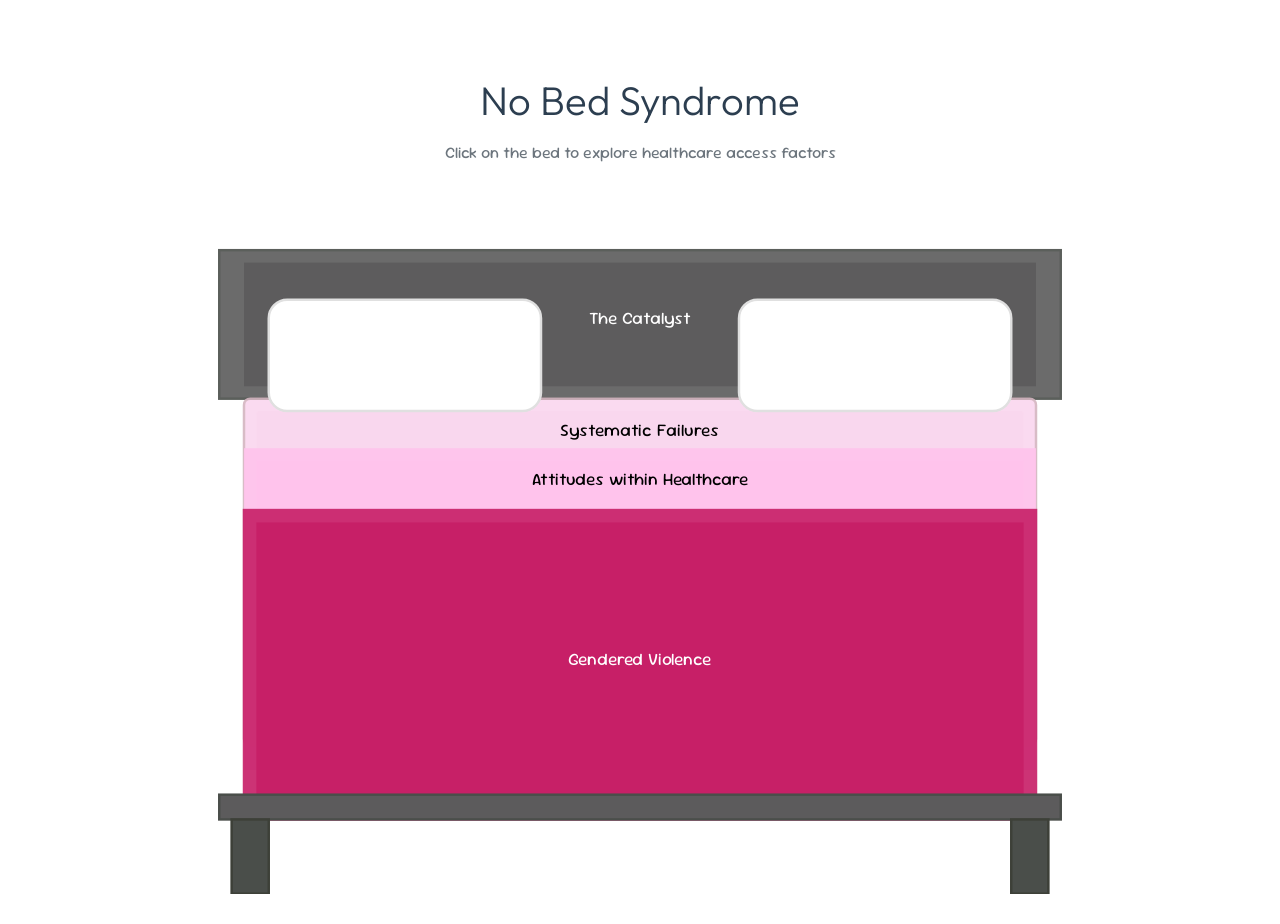
<file: index.html>
<!DOCTYPE html>
<html lang="en">

<head>
    <meta charset="UTF-8">
    <meta name="viewport" content="width=device-width, initial-scale=1.0">
    <title>No Bed Syndrome - Understanding Healthcare Access Crisis</title>
    <link rel="preconnect" href="https://fonts.googleapis.com">
    <link rel="preconnect" href="https://fonts.gstatic.com" crossorigin>
    <link
        href="https://fonts.googleapis.com/css2?family=Outfit:wght@100..900&family=Sour+Gummy:ital,wght@0,100..900;1,100..900&display=swap"
        rel="stylesheet">
    <link rel="stylesheet" href="styles.css">
</head>

<body>
    <div class="container">
        <header>
            <h1>No Bed Syndrome</h1>
            <p class="subtitle">Click on the bed to explore healthcare access factors</p>
        </header>

        <main class="homepage-main">
            <section class="bed-container">
                <svg viewBox="0 50 800 550" class="bed-illustration" xmlns="http://www.w3.org/2000/svg">
                    <!-- Headboard -->
                    <g class="bed-region" data-region="headboard">
                        <rect x="60" y="80" width="680" height="120" fill="#5c5b5c" stroke="#4a4e4a" stroke-width="2" />
                        <rect x="80" y="90" width="640" height="100" fill="#5c5b5c" stroke="none" />
                        <text x="400" y="140" text-anchor="middle" class="bed-label-white">The Catalyst</text>
                    </g>

                    <!-- Mattress -->
                    <g class="bed-region" data-region="mattress">
                        <rect x="80" y="200" width="640" height="280" rx="5" fill="#fad7ef" stroke="#d4b5c0"
                            stroke-width="2" />
                        <rect x="90" y="210" width="620" height="260" rx="3" fill="#fad7ef" stroke="none" />
                        <text x="400" y="230" text-anchor="middle" class="bed-label">Systematic Failures</text>
                    </g>

                    <!-- Pillows -->
                    <g>
                        <rect x="100" y="120" width="220" height="90" rx="15" fill="#FFFFFF" stroke="#E0E0E0"
                            stroke-width="2" />
                        <rect x="480" y="120" width="220" height="90" rx="15" fill="#FFFFFF" stroke="#E0E0E0"
                            stroke-width="2" />
                    </g>

                    <!-- Blanket -->
                    <g class="bed-region" data-region="blanket">
                        <rect x="80" y="240" width="640" height="260" fill="#ffc4ed" stroke="none" stroke-width="2" />
                        <rect x="90" y="250" width="620" height="240" fill="#ffc4ed" stroke="none" />
                        <text x="400" y="270" text-anchor="middle" class="bed-label">Attitudes within Healthcare</text>
                    </g>

                    <!-- Top Sheet -->
                    <g class="bed-region" data-region="sheet">
                        <rect x="80" y="290" width="640" height="250" fill="#c71e67" stroke="#c71e67"
                            stroke-width="2" />
                        <rect x="90" y="300" width="620" height="230" fill="#c71e67" stroke="none" />
                        <text x="400" y="415" text-anchor="middle" class="bed-label-white">Gendered Violence</text>
                    </g>

                    <!-- Bed Frame -->
                    <rect x="60" y="520" width="680" height="20" fill="#5c5b5c" stroke="#4a4e4a" stroke-width="2" />

                    <!-- Bed Legs -->
                    <rect x="70" y="540" width="30" height="60" fill="#4a4e4a" stroke="#3d4038" stroke-width="2" />
                    <rect x="700" y="540" width="30" height="60" fill="#4a4e4a" stroke="#3d4038" stroke-width="2" />
                </svg>

                <!-- Tooltip -->
                <div id="tooltip" class="tooltip"></div>
            </section>
        </main>

    </div>

    <script src="script.js"></script>
</body>

</html>
</file>
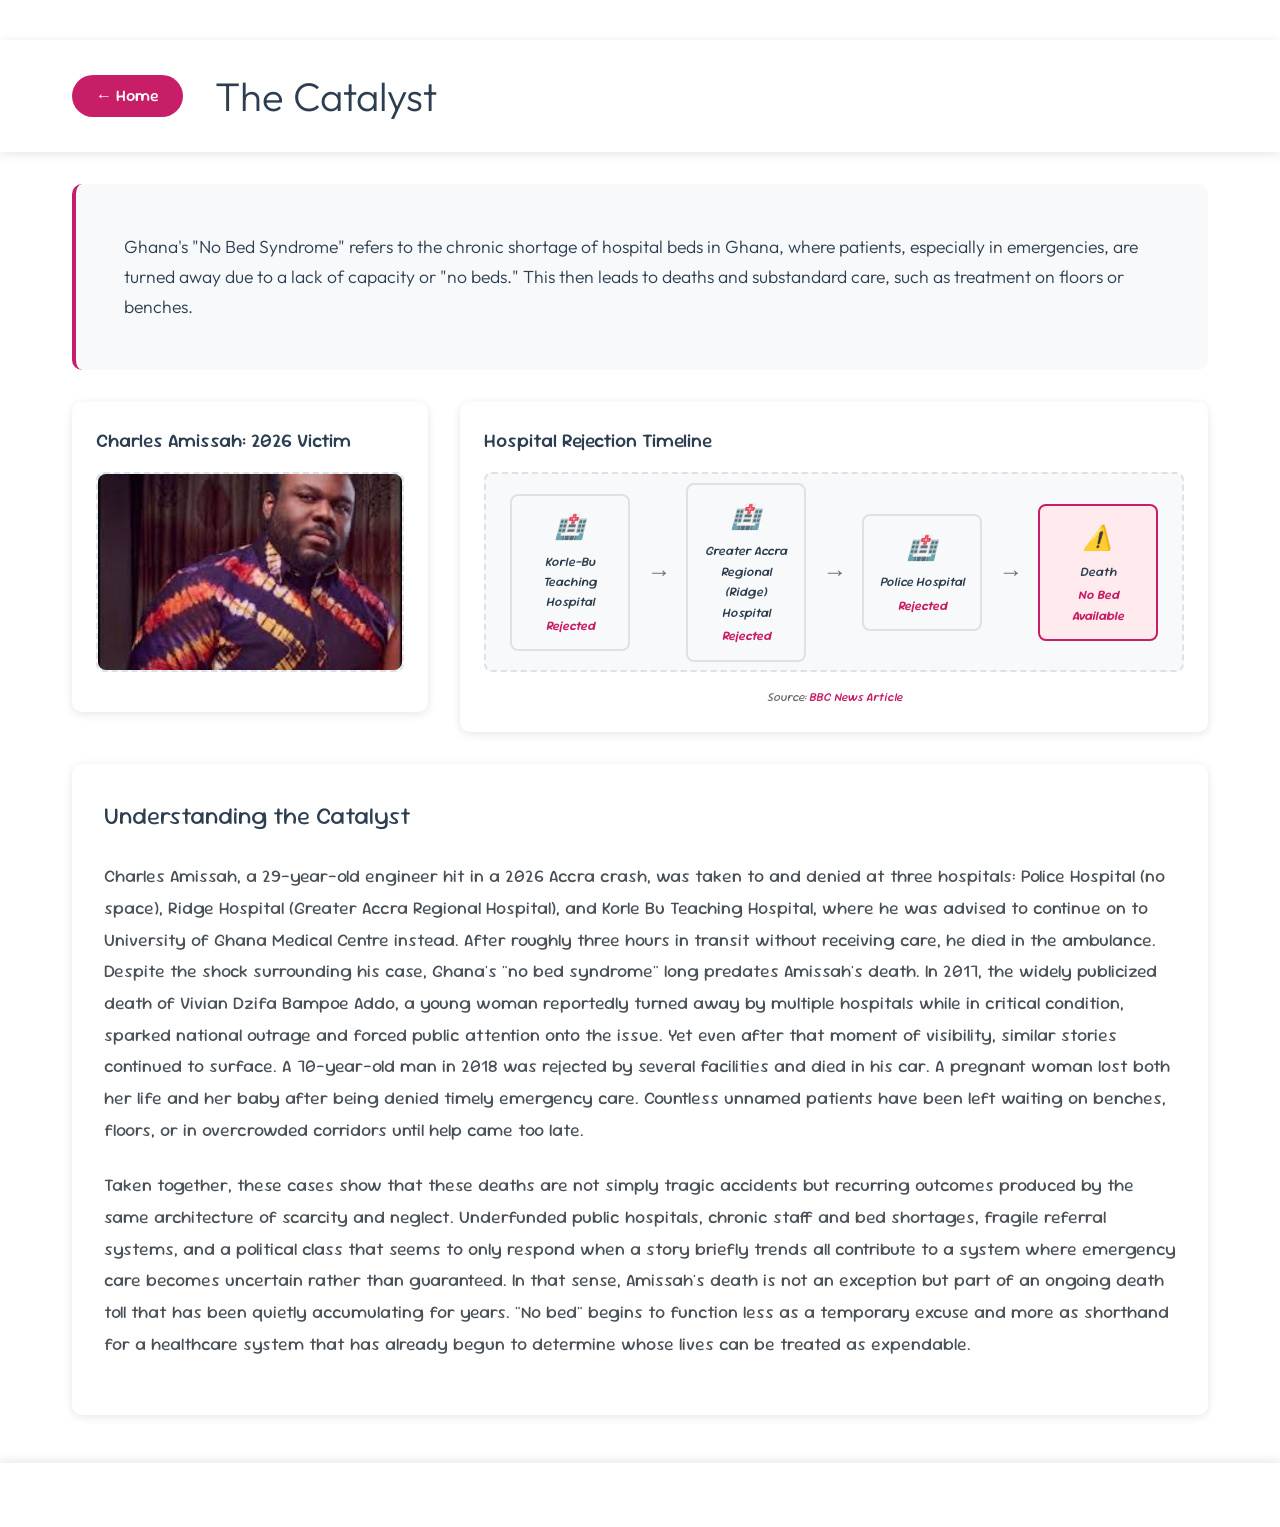
<file: sections/catalyst.html>
<!DOCTYPE html>
<html lang="en">

<head>
    <meta charset="UTF-8">
    <meta name="viewport" content="width=device-width, initial-scale=1.0">
    <title>The Catalyst - No Bed Syndrome</title>
    <link rel="preconnect" href="https://fonts.googleapis.com">
    <link rel="preconnect" href="https://fonts.gstatic.com" crossorigin>
    <link
        href="https://fonts.googleapis.com/css2?family=Outfit:wght@100..900&family=Sour+Gummy:ital,wght@0,100..900;1,100..900&display=swap"
        rel="stylesheet">
    <link rel="stylesheet" href="../styles.css">
</head>

<body>
    <header class="section-header">
        <nav class="section-nav">
            <a href="../index.html" class="home-btn">← Home</a>
            <h1 class="section-title">The Catalyst</h1>
        </nav>
    </header>

    <main class="section-content">
        <section class="intro-section">
            <div class="intro-text">
                <p>Ghana's "No Bed Syndrome" refers to the chronic shortage of hospital beds in Ghana, where patients,
                    especially in emergencies, are turned away due to a lack of capacity or "no beds." This then leads
                    to deaths and substandard care, such as treatment on floors or benches.</p>
            </div>
        </section>

        <section class="graph-grid">
            <div class="graph-card">
                <h3 class="graph-title">Charles Amissah: 2026 Victim</h3>
                <div class="graph-placeholder">
                    <img src="../photos/charles_amissah.jpeg" alt="Charles Amissah"
                        style="width: 100%; height: 100%; object-fit: cover; border-radius: 8px;">
                </div>
            </div>
            <div class="graph-card-wide">
                <h3 class="graph-title">Hospital Rejection Timeline</h3>
                <div class="graph-placeholder">
                    <div class="hospital-flow-chart-horizontal">
                        <div class="hospital-node">
                            <div class="hospital-icon">🏥</div>
                            <div class="hospital-name">Korle-Bu Teaching Hospital</div>
                            <div class="hospital-status">Rejected</div>
                        </div>
                        <div class="flow-arrow-horizontal">→</div>
                        <div class="hospital-node">
                            <div class="hospital-icon">🏥</div>
                            <div class="hospital-name">Greater Accra Regional (Ridge) Hospital</div>
                            <div class="hospital-status">Rejected</div>
                        </div>
                        <div class="flow-arrow-horizontal">→</div>
                        <div class="hospital-node">
                            <div class="hospital-icon">🏥</div>
                            <div class="hospital-name">Police Hospital</div>
                            <div class="hospital-status">Rejected</div>
                        </div>
                        <div class="flow-arrow-horizontal">→</div>
                        <div class="hospital-node final">
                            <div class="hospital-icon">⚠️</div>
                            <div class="hospital-name">Death</div>
                            <div class="hospital-status">No Bed Available</div>
                        </div>
                    </div>
                </div>
                <p class="source-citation">Source: <span class="source-link"
                        onclick="window.open('https://www.bbc.com/pidgin/articles/c1kgzp2xm7do', '_blank')">BBC News
                        Article</span></p>
            </div>
            </div>
        </section>

        <section class="context-section">
            <h3>Understanding the Catalyst</h3>
            <p>Charles Amissah, a 29-year-old engineer hit in a 2026 Accra crash, was taken to and denied at three
                hospitals: Police Hospital (no space), Ridge Hospital (Greater Accra Regional Hospital), and Korle Bu
                Teaching Hospital, where he was advised to continue on to University of Ghana Medical Centre instead.
                After roughly three hours in transit without receiving care, he died in the ambulance. Despite the shock
                surrounding his case, Ghana's "no bed syndrome" long predates Amissah's death. In 2017, the widely
                publicized death of Vivian Dzifa Bampoe Addo, a young woman reportedly turned away by multiple hospitals
                while in critical condition, sparked national outrage and forced public attention onto the issue. Yet
                even after that moment of visibility, similar stories continued to surface. A 70-year-old man in 2018
                was rejected by several facilities and died in his car. A pregnant woman lost both her life and her baby
                after being denied timely emergency care. Countless unnamed patients have been left waiting on benches,
                floors, or in overcrowded corridors until help came too late.</p>
            <p>Taken together, these cases show that these deaths are not simply tragic accidents but recurring outcomes
                produced by the same architecture of scarcity and neglect. Underfunded public hospitals, chronic staff
                and bed shortages, fragile referral systems, and a political class that seems to only respond when
                a story briefly trends all contribute to a system where emergency care becomes uncertain rather than
                guaranteed. In that sense, Amissah's death is not an exception but part of an ongoing death toll that
                has been quietly accumulating for years. "No bed" begins to function less as a temporary excuse and more
                as shorthand for a healthcare system that has already begun to determine whose lives can be treated as
                expendable.</p>
        </section>
    </main>

    <footer>
    </footer>

    <script src="../script.js"></script>
</body>

</html>
</file>
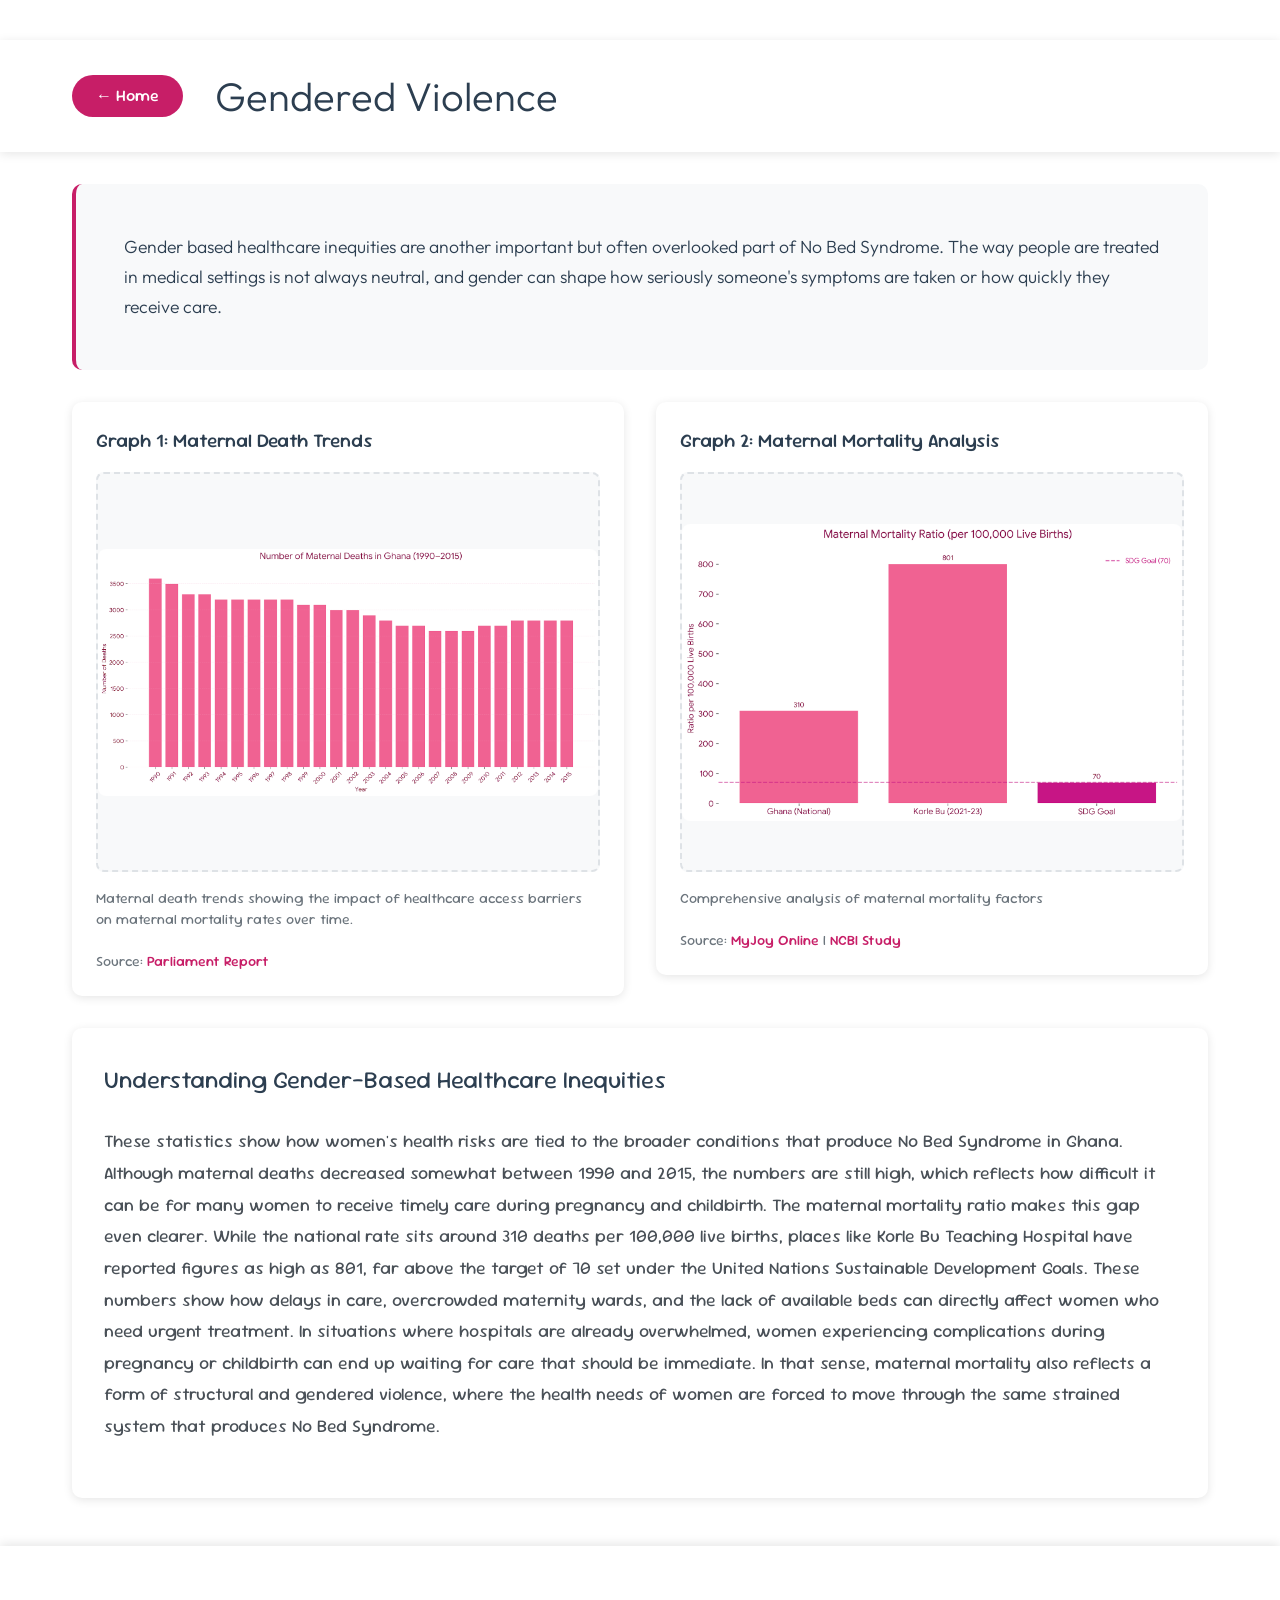
<file: sections/gendered-violence.html>
<!DOCTYPE html>
<html lang="en">

<head>
    <meta charset="UTF-8">
    <meta name="viewport" content="width=device-width, initial-scale=1.0">
    <title>Gendered Violence -No Bed Syndrome</title>
    <link rel="preconnect" href="https://fonts.googleapis.com">
    <link rel="preconnect" href="https://fonts.gstatic.com" crossorigin>
    <link
        href="https://fonts.googleapis.com/css2?family=Outfit:wght@100..900&family=Sour+Gummy:ital,wght@0,100..900;1,100..900&display=swap"
        rel="stylesheet">
    <link rel="stylesheet" href="../styles.css">
</head>

<body>
    <header class="section-header">
        <nav class="section-nav">
            <a href="../index.html" class="home-btn">← Home</a>
            <h1 class="section-title">Gendered Violence</h1>
        </nav>
    </header>

    <main class="section-content">
        <section class="intro-section">
            <div class="intro-text">
                <p>Gender based healthcare inequities are another important but often overlooked part of No Bed
                    Syndrome. The way people are treated in medical settings is not always neutral, and gender can shape
                    how seriously someone's symptoms are taken or how quickly they receive care.</p>
            </div>
        </section>

        <section class="graph-grid">
            <div class="graph-card">
                <h3 class="graph-title">Graph 1: Maternal Death Trends</h3>
                <div class="graph-placeholder"
                    style="height: 400px; display: flex; align-items: center; justify-content: center;">
                    <img src="../photos/maternal_deaths.png" alt="Maternal Death Chart"
                        style="max-width: 100%; max-height: 100%; object-fit: contain; border-radius: 8px;">
                </div>
                <p class="graph-caption">Maternal death trends showing the impact of healthcare access barriers on
                    maternal mortality rates over time. <br><br>Source: <span class="source-link"
                        onclick="window.open('https://www.parliament.gh/floor?dis=167', '_blank')">Parliament
                        Report</span></p>
            </div>

            <div class="graph-card">
                <h3 class="graph-title">Graph 2: Maternal Mortality Analysis</h3>
                <div class="graph-placeholder"
                    style="height: 400px; display: flex; align-items: center; justify-content: center;">
                    <img src="../photos/maternal_moratlity.png" alt="Maternal Mortality Chart"
                        style="max-width: 100%; max-height: 100%; object-fit: contain; border-radius: 8px;">
                </div>
                <p class="graph-caption">Comprehensive analysis of maternal mortality factors <br><br>Source: <span class="source-link"
                        onclick="window.open('https://www.myjoyonline.com/900-women-die-in-childbirth-in-2025-gender-ministry-warns-ghana-is-off-track-on-maternal-health/', '_blank')">MyJoy
                        Online</span> | <span class="source-link"
                        onclick="window.open('https://pmc.ncbi.nlm.nih.gov/articles/PMC11580336/', '_blank')">NCBI
                        Study</span></p>
            </div>
        </section>

        <section class="context-section">
            <h3>Understanding Gender-Based Healthcare Inequities</h3>
            <p>These statistics show how women's health risks are tied to the broader conditions that produce No Bed
                Syndrome in Ghana. Although maternal deaths decreased somewhat between 1990 and 2015, the numbers are
                still high, which reflects how difficult it can be for many women to receive timely care during
                pregnancy and childbirth. The maternal mortality ratio makes this gap even clearer. While the national
                rate sits around 310 deaths per 100,000 live births, places like Korle Bu Teaching Hospital have
                reported figures as high as 801, far above the target of 70 set under the United Nations Sustainable
                Development Goals. These numbers show how delays in care, overcrowded maternity wards, and the lack of
                available beds can directly affect women who need urgent treatment. In situations where hospitals are
                already overwhelmed, women experiencing complications during pregnancy or childbirth can end up waiting
                for care that should be immediate. In that sense, maternal mortality also reflects a form of structural
                and gendered violence, where the health needs of women are forced to move through the same strained
                system that produces No Bed Syndrome.</p>
        </section>
    </main>

    <footer>
    </footer>

    <script src="../script.js"></script>
</body>

</html>
</file>
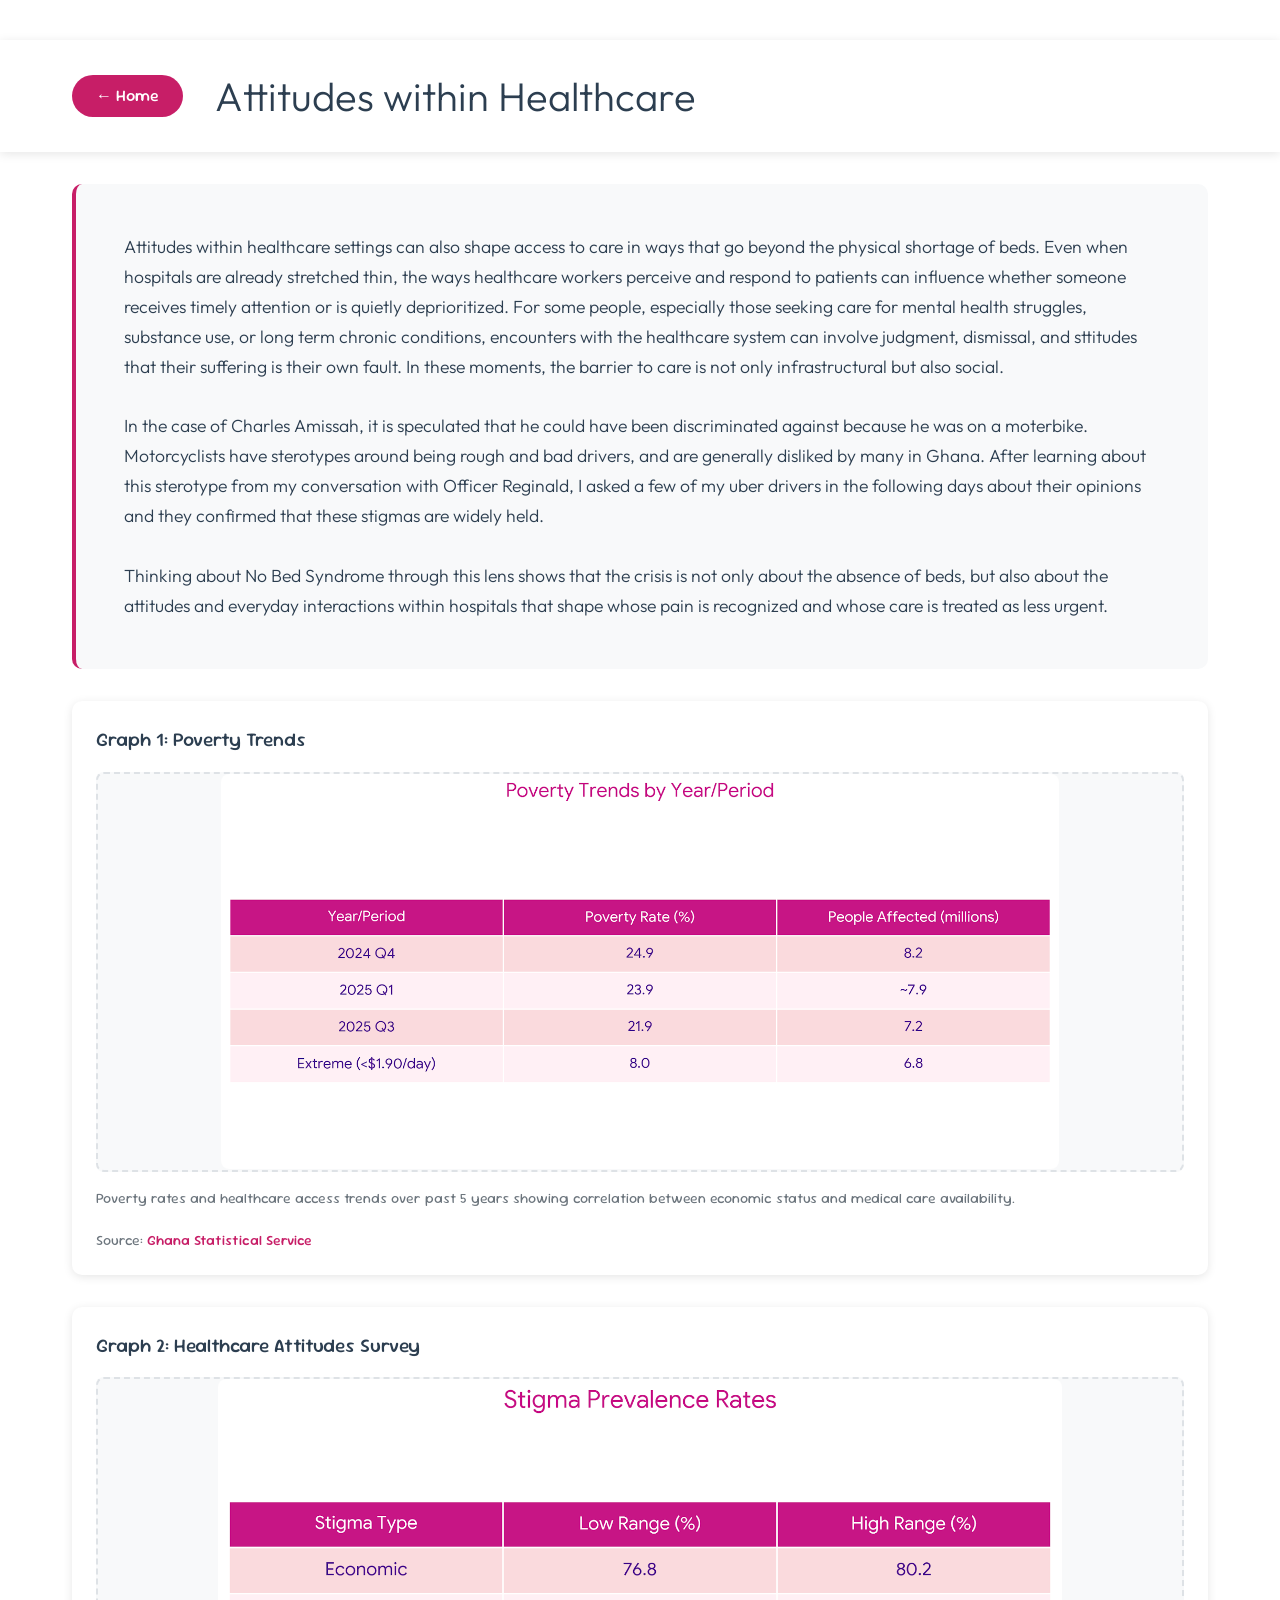
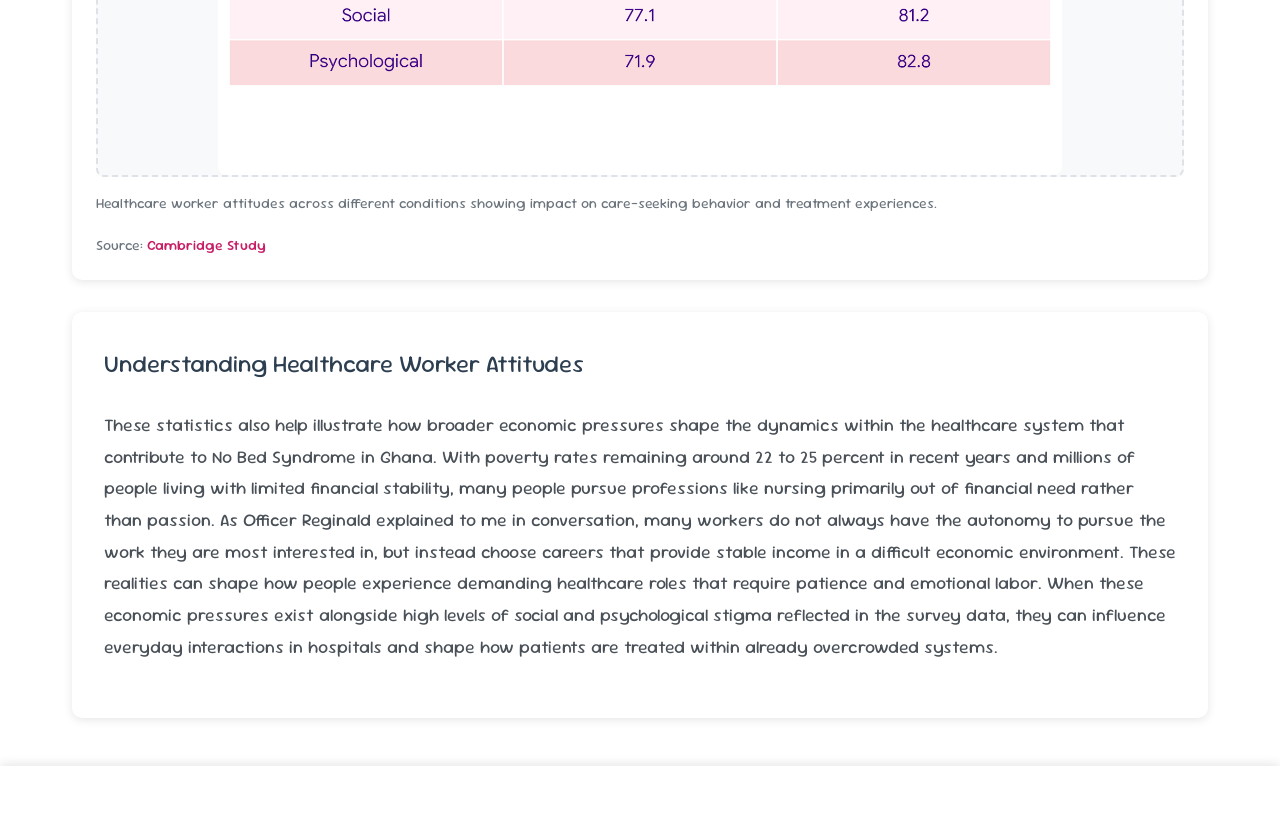
<file: sections/stigma-stats.html>
<!DOCTYPE html>
<html lang="en">

<head>
    <meta charset="UTF-8">
    <meta name="viewport" content="width=device-width, initial-scale=1.0">
    <title>Attitudes within Healthcare - No Bed Syndrome</title>
    <link rel="preconnect" href="https://fonts.googleapis.com">
    <link rel="preconnect" href="https://fonts.gstatic.com" crossorigin>
    <link
        href="https://fonts.googleapis.com/css2?family=Outfit:wght@100..900&family=Sour+Gummy:ital,wght@0,100..900;1,100..900&display=swap"
        rel="stylesheet">
    <link rel="stylesheet" href="../styles.css">
</head>

<body>
    <header class="section-header">
        <nav class="section-nav">
            <a href="../index.html" class="home-btn">← Home</a>
            <h1 class="section-title">Attitudes within Healthcare</h1>
        </nav>
    </header>

    <main class="section-content">
        <section class="intro-section">
            <div class="intro-text">
                <p>Attitudes within healthcare settings can also shape access to care in ways that go beyond the
                    physical shortage of beds. Even when hospitals are already stretched thin, the ways healthcare
                    workers perceive and respond to patients can influence whether someone receives timely attention or
                    is quietly deprioritized. For some people, especially those seeking care for mental health
                    struggles, substance use, or long term chronic conditions, encounters with the healthcare system can
                    involve judgment, dismissal, and sttitudes that their suffering is their own fault. In these
                    moments, the barrier to care is not only infrastructural but also social.<br> <br> In the case of
                    Charles Amissah,
                    it is speculated that he could have been discriminated against because he was on a moterbike.
                    Motorcyclists have sterotypes around being rough and bad drivers, and are generally disliked by many
                    in Ghana.
                    After learning about this sterotype from my conversation with Officer Reginald, I asked a few of my
                    uber drivers in the following days about their opinions and they confirmed that these stigmas are
                    widely held.
                    <br> <br> Thinking about No Bed Syndrome through this lens shows that the crisis is not only about
                    the absence of beds, but also
                    about the attitudes and everyday interactions within hospitals that shape whose pain is recognized
                    and whose care is treated as less urgent.
                </p>
            </div>
        </section>

        <section class="graph-grid-vertical">
            <div class="graph-card-full">
                <h3 class="graph-title">Graph 1: Poverty Trends</h3>
                <div class="graph-placeholder"
                    style="height: 400px; display: flex; align-items: center; justify-content: center;">
                    <img src="../photos/poverty_trends.png" alt="Poverty Trends Chart"
                        style="max-width: 100%; max-height: 100%; object-fit: contain; border-radius: 8px;">
                </div>
                <p class="graph-caption">Poverty rates and healthcare access trends over past 5 years showing
                    correlation between economic status and medical care availability. <br><br>Source: <span
                        class="source-link"
                        onclick="window.open('https://www.ghanaweb.com/GhanaHomePage/business/Ghana-s-poverty-rate-falls-to-21-9-in-2025-GSS-2018286', '_blank')">Ghana
                        Statistical Service</span></p>
            </div>

            <div class="graph-card-full">
                <h3 class="graph-title">Graph 2: Healthcare Attitudes Survey</h3>
                <div class="graph-placeholder"
                    style="height: 400px; display: flex; align-items: center; justify-content: center;">
                    <img src="../photos/stigma_prevalence_rates.png" alt="Healthcare Attitudes Chart"
                        style="max-width: 100%; max-height: 100%; object-fit: contain; border-radius: 8px;">
                </div>
                <p class="graph-caption">Healthcare worker attitudes across different conditions showing impact on
                    care-seeking behavior and treatment experiences. <br><br>Source: <span class="source-link"
                        onclick="window.open('https://www.cambridge.org/core/journals/global-mental-health/article/effects-of-stigma-on-helpseeking-behavior-in-mental-health-a-communitybased-study-in-ghanas-sekyere-south-district-in-the-ashanti-region/C89C646AD088AD41F837AD0D523FABB6', '_blank')">Cambridge
                        Study</span></p>
            </div>
        </section>

        <section class="context-section">
            <h3>Understanding Healthcare Worker Attitudes</h3>
            <p>These statistics also help illustrate how broader economic pressures shape the dynamics within the
                healthcare system that contribute to No Bed Syndrome in Ghana. With poverty rates remaining around 22 to
                25 percent in recent years and millions of people living with limited financial stability, many people
                pursue professions like nursing primarily out of financial need rather than passion. As Officer Reginald
                explained to me in conversation, many workers do not always have the autonomy to pursue the work they
                are most interested in, but instead choose careers that provide stable income in a difficult economic
                environment. These realities can shape how people experience demanding healthcare roles that require
                patience and emotional labor. When these economic pressures exist alongside high levels of social and
                psychological stigma reflected in the survey data, they can influence everyday interactions in hospitals
                and shape how patients are treated within already overcrowded systems.</p>
        </section>
    </main>

    <footer>
    </footer>

    <script src="../script.js"></script>
</body>

</html>
</file>
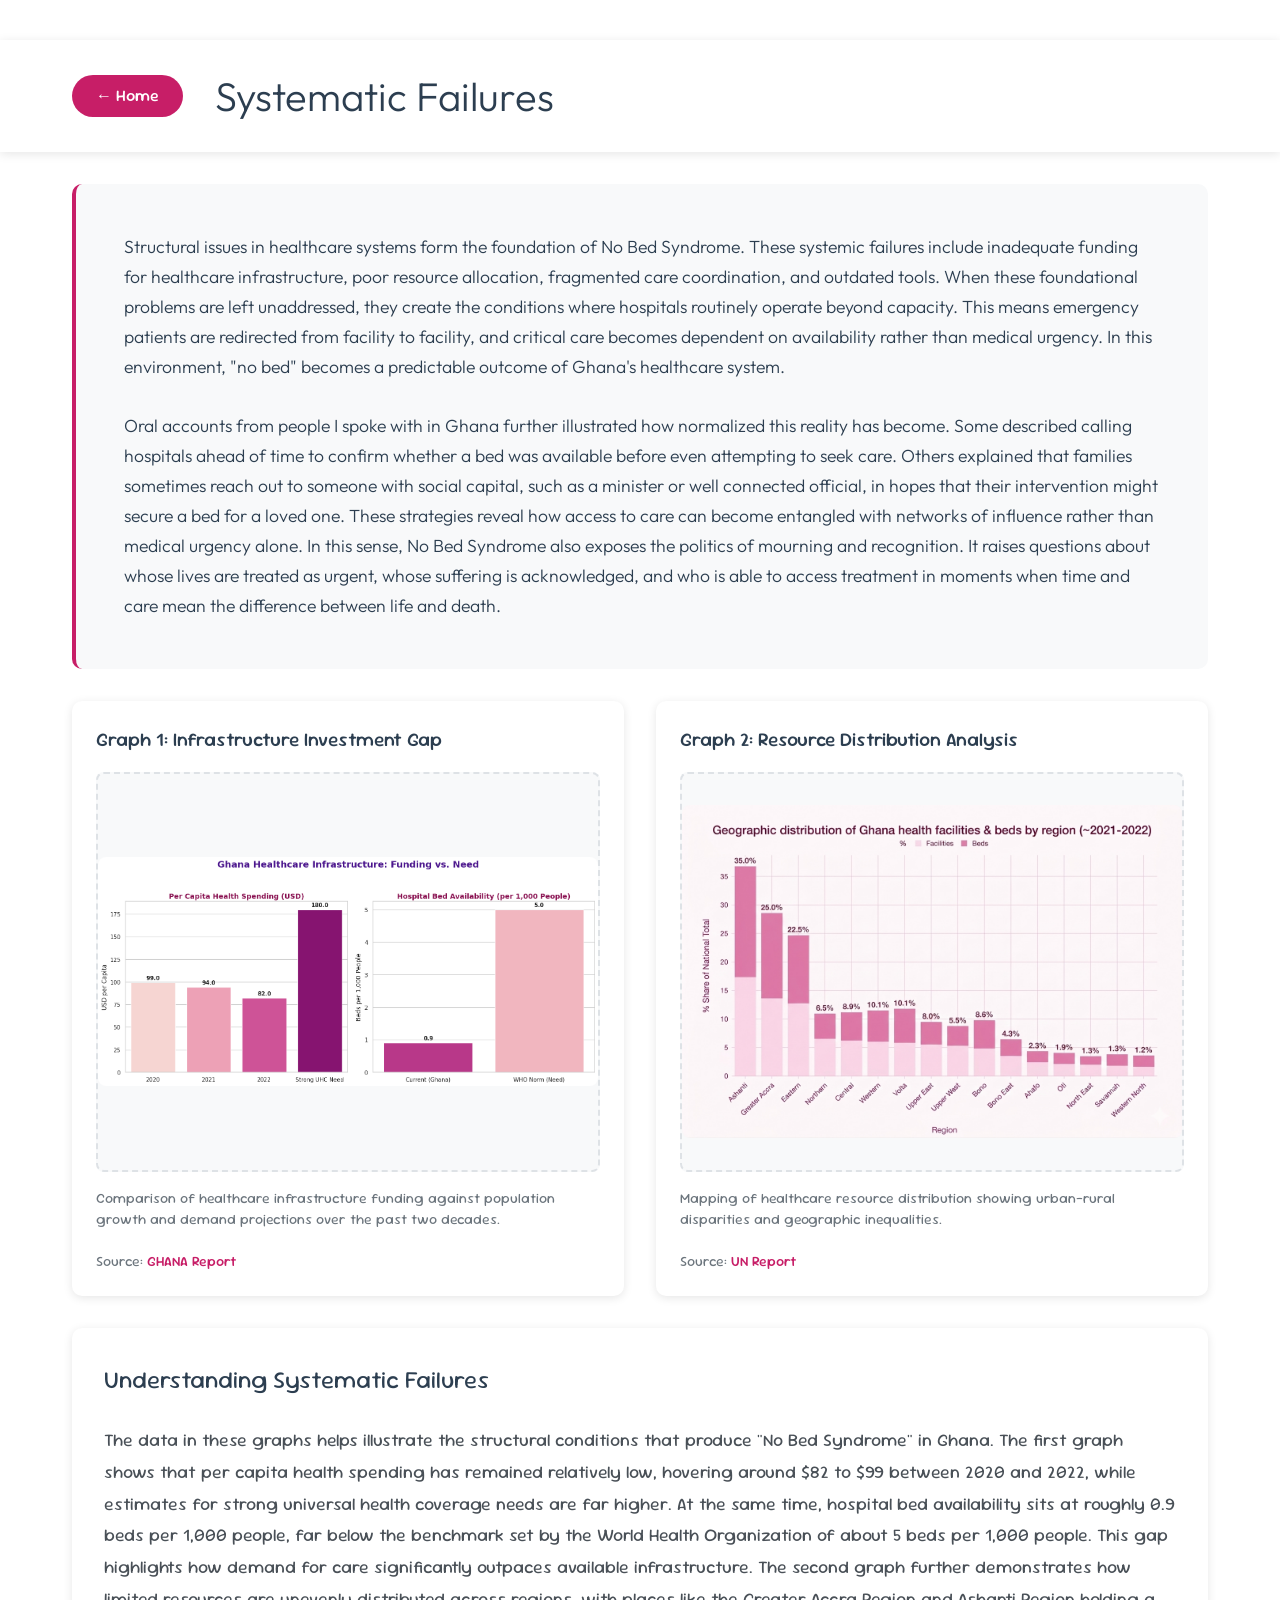
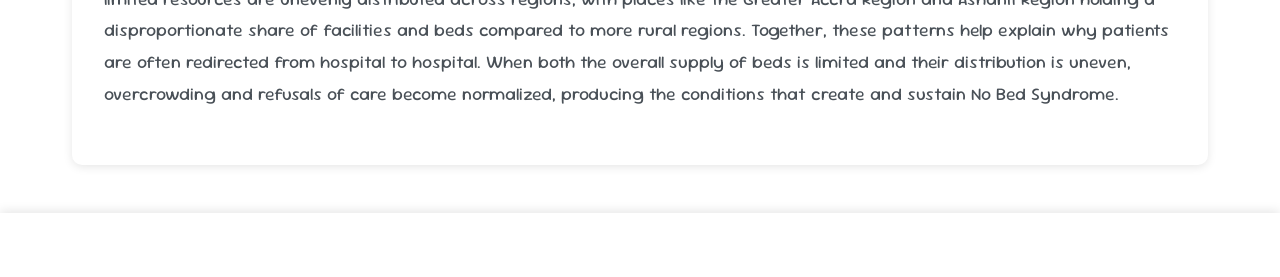
<file: sections/systematic-failures.html>
<!DOCTYPE html>
<html lang="en">

<head>
    <meta charset="UTF-8">
    <meta name="viewport" content="width=device-width, initial-scale=1.0">
    <title>Systematic Failures - No Bed Syndrome</title>
    <link rel="preconnect" href="https://fonts.googleapis.com">
    <link rel="preconnect" href="https://fonts.gstatic.com" crossorigin>
    <link
        href="https://fonts.googleapis.com/css2?family=Outfit:wght@100..900&family=Sour+Gummy:ital,wght@0,100..900;1,100..900&display=swap"
        rel="stylesheet">
    <link rel="stylesheet" href="../styles.css">
</head>

<body>
    <header class="section-header">
        <nav class="section-nav">
            <a href="../index.html" class="home-btn">← Home</a>
            <h1 class="section-title">Systematic Failures</h1>
        </nav>
    </header>

    <main class="section-content">
        <section class="intro-section">
            <div class="intro-text">
                <p>Structural issues in healthcare systems form the foundation of No Bed Syndrome. These systemic
                    failures include inadequate funding for healthcare infrastructure, poor resource allocation,
                    fragmented care coordination, and outdated tools. When these foundational problems are left
                    unaddressed, they create the conditions where hospitals routinely operate beyond capacity. This
                    means emergency
                    patients are redirected from facility to facility, and critical care becomes dependent on
                    availability rather than medical urgency. In this environment, "no bed" becomes
                    a predictable outcome of Ghana's healthcare system.
                    <br><br>Oral accounts from people I spoke with in Ghana further illustrated how normalized this
                    reality has
                    become. Some described calling hospitals ahead of time to confirm whether a bed was available before
                    even attempting to seek care. Others explained that families sometimes reach out to someone with
                    social capital, such as a minister or well connected official, in hopes that their intervention
                    might secure a bed for a loved one. These strategies reveal how access to care can become entangled
                    with networks of influence rather than medical urgency alone. In this sense, No Bed Syndrome also
                    exposes the politics of mourning and recognition. It raises questions about whose lives are treated
                    as urgent, whose suffering is acknowledged, and who is able to access treatment in moments when time
                    and care mean the difference between life and death.
                </p>
            </div>
        </section>

        <section class="graph-grid">
            <div class="graph-card">
                <h3 class="graph-title">Graph 1: Infrastructure Investment Gap</h3>
                <div class="graph-placeholder"
                    style="height: 400px; display: flex; align-items: center; justify-content: center;">
                    <img src="../photos/fundingvsneed_chart.png" alt="Funding vs Need Chart"
                        style="max-width: 100%; max-height: 100%; object-fit: contain; border-radius: 8px;">
                </div>
                <p class="graph-caption">Comparison of healthcare infrastructure funding against population growth and
                    demand projections over the past two decades. <br><br>Source: <span class="source-link"
                        onclick="window.open('https://jointlearningnetwork.org/wp-content/uploads/2022/12/GHANA-Narrative-Summary.pdf', '_blank')">GHANA
                        Report</span></p>
            </div>

            <div class="graph-card">
                <h3 class="graph-title">Graph 2: Resource Distribution Analysis</h3>
                <div class="graph-placeholder"
                    style="height: 400px; display: flex; align-items: center; justify-content: center;">
                    <img src="../photos/bedsbyregion_chart.png" alt="Beds by Region Chart"
                        style="max-width: 100%; max-height: 100%; object-fit: contain; border-radius: 8px;">
                </div>
                <p class="graph-caption">Mapping of healthcare resource distribution showing urban-rural disparities and
                    geographic inequalities. <br><br>Source: <span class="source-link"
                        onclick="window.open('https://www.countdown2030.org/wp-content/uploads/2023/02/Overall-Country-Report-Ghana-ENG.pdf', '_blank')">UN
                        Report</span></p>
                </p>
            </div>
        </section>

        <section class="context-section">
            <h3>Understanding Systematic Failures</h3>
            <p>The data in these graphs helps illustrate the structural conditions that produce "No Bed Syndrome" in
                Ghana. The first graph shows that per capita health spending has remained relatively low, hovering
                around $82 to $99 between 2020 and 2022, while estimates for strong universal health coverage needs are
                far higher. At the same time, hospital bed availability sits at roughly 0.9 beds per 1,000 people, far
                below the benchmark set by the World Health Organization of about 5 beds per 1,000 people. This gap
                highlights how demand for care significantly outpaces available infrastructure. The second graph further
                demonstrates how limited resources are unevenly distributed across regions, with places like the Greater
                Accra Region and Ashanti Region holding a disproportionate share of facilities and beds compared to more
                rural regions. Together, these patterns help explain why patients are often redirected from hospital to
                hospital. When both the overall supply of beds is limited and their distribution is uneven, overcrowding
                and refusals of care become normalized, producing the conditions that create and sustain No Bed
                Syndrome.</p>
        </section>
    </main>

    <footer>
    </footer>

    <script src="../script.js"></script>
</body>

</html>
</file>
<file: styles.css>
/* Reset and base styles */
* {
    margin: 0;
    padding: 0;
    box-sizing: border-box;
}

body {
    font-family: 'Sour Gummy', sans-serif;
    line-height: 1.6;
    color: #333;
    background: transparent;
    min-height: 100vh;
    margin: 0;
    padding: 0;
}

.container {
    max-width: 1200px;
    margin: 0 auto;
    padding: 20px;
}

/* Header */
header {
    text-align: center;
    margin-bottom: 30px;
    margin-top: 40px;
    padding: 0.5rem 0;
}

header h1 {
    color: #2c3e50;
    font-size: 2.5rem;
    margin-bottom: 0.5rem;
    font-weight: 300;
    font-family: 'Outfit', sans-serif;
}

.subtitle {
    color: #6c757d;
    font-size: 1rem;
    margin: 0;
}

main.homepage-main {
    display: flex;
    justify-content: center;
    align-items: center;
    min-height: calc(100vh - 200px);
}

/* Bed container */
.bed-container {
    position: relative;
    display: flex;
    justify-content: center;
    align-items: center;
    width: 100%;
    max-width: 900px;
    margin: 0 auto;
}

.bed-illustration {
    width: 100%;
    height: auto;
    max-height: 90vh;
    background-color: transparent;
    transform: scale(1.1);
    transform-origin: center;
}

/* Bed regions */
.bed-region {
    cursor: pointer;
    transition: filter 0.5s ease, transform 0.5s ease;
}

.bed-region:hover:not([data-region="mattress"]) {
    filter: brightness(1.2) saturate(1.1);
    transform: scale(1.02);
}

.bed-region[data-region="mattress"]:hover {
    filter: none;
}

.bed-region[data-region="mattress"]:hover rect {
    fill: #ffebf7 !important;
}

.bed-region:hover .bed-label,
.bed-region:hover .bed-label-small,
.bed-region:hover .bed-label-white {
    font-size: 16px;
    transition: font-size 0.5s ease;
}

.bed-label {
    font-family: 'Sour Gummy', sans-serif;
    font-size: 14px;
    font-weight: 400;
    fill: #000000;
    pointer-events: none;
}

.bed-label-white {
    font-family: 'Sour Gummy', sans-serif;
    font-size: 14px;
    font-weight: 400;
    fill: #ffffff;
    pointer-events: none;
}

.bed-label-small {
    font-family: 'Sour Gummy', sans-serif;
    font-size: 14px;
    font-weight: 400;
    fill: #2c3e50;
    pointer-events: none;
    text-shadow: 0 1px 2px rgba(255, 255, 255, 0.8);
}

/* Debug: Make bed regions more visible */
.bed-region rect,
.bed-region ellipse {
    opacity: 0.9;
}

/* Tooltip */
.tooltip {
    position: absolute;
    background: rgba(44, 62, 80, 0.95);
    color: white;
    padding: 8px 12px;
    border-radius: 6px;
    font-size: 14px;
    pointer-events: none;
    opacity: 0;
    transition: opacity 0.3s ease;
    z-index: 1000;
    max-width: 250px;
    text-align: center;
    box-shadow: 0 4px 15px rgba(0, 0, 0, 0.2);
}

.tooltip.show {
    opacity: 1;
}

/* Footer */
footer {
    background: white;
    text-align: center;
    padding: 2rem;
    margin-top: 3rem;
    box-shadow: 0 -2px 10px rgba(0, 0, 0, 0.1);
    color: #6c757d;
}

/* Section pages */
.section-header {
    background: white;
    padding: 1.5rem 0;
    box-shadow: 0 2px 10px rgba(0, 0, 0, 0.1);
    margin-bottom: 2rem;
}

.section-nav {
    max-width: 1200px;
    margin: 0 auto;
    padding: 0 2rem;
    display: flex;
    align-items: center;
    gap: 2rem;
}

.home-btn {
    background: #c71e67;
    color: white;
    text-decoration: none;
    padding: 0.5rem 1.5rem;
    border-radius: 25px;
    transition: background 0.3s ease;
    font-weight: 500;
    font-family: 'Sour Gummy', sans-serif;
}

.home-btn:hover {
    background: #a0144a;
}

.section-title {
    color: #2c3e50;
    font-size: 2.5rem;
    font-weight: 300;
    margin: 0;
    font-family: 'Outfit', sans-serif;
}

.section-content {
    max-width: 1200px;
    margin: 0 auto;
    padding: 0 2rem;
    font-family: 'Sour Gummy', sans-serif;
}

.section-content .intro-section {
    margin: 1.5rem 0 2rem 0 !important;
    padding: 2rem !important;
    background: #f8f9fa !important;
    border-radius: 10px !important;
    border-left: 4px solid #c71e67 !important;
}

.section-content .intro-text {
    margin: 1rem 0 !important;
}

.section-content .intro-text p {
    font-size: 1.1rem !important;
    line-height: 1.7 !important;
    color: #2c3e50 !important;
    margin: 1rem 1rem !important;
    font-family: 'Outfit', sans-serif !important;
    font-weight: 300 !important;
}

.intro-paragraph {
    background: white;
    padding: 1.5rem;
    border-radius: 10px;
}

.intro-paragraph p {
    font-size: 1.1rem;
    line-height: 1.7;
    color: #2c3e50;
    margin-bottom: 0 !important;
    font-family: 'Outfit', sans-serif;
    font-weight: 300;
}

.intro-paragraph p:last-child {
    margin-bottom: 0 !important;
}

.graph-grid {
    display: grid;
    grid-template-columns: 1fr 1fr;
    gap: 32px;
    align-items: start;
}

.graph-grid-vertical {
    display: flex;
    flex-direction: column;
    gap: 2rem;
    margin-bottom: 2rem;
    gap: 2rem;
    margin-bottom: 2rem;
}

.graph-card-full {
    background: white;
    border-radius: 10px;
    padding: 1.5rem;
    box-shadow: 0 2px 10px rgba(0, 0, 0, 0.1);
    transition: transform 0.3s ease;
    width: 100%;
}

.graph-card-full:hover {
    transform: translateY(-5px);
}

.graph-card-wide {
    background: white;
    border-radius: 10px;
    padding: 1.5rem;
    box-shadow: 0 2px 10px rgba(0, 0, 0, 0.1);
    transition: transform 0.3s ease;
    padding: 1.5rem;
    box-shadow: 0 2px 10px rgba(0, 0, 0, 0.1);
    transition: transform 0.3s ease;
}

.hospital-flow-chart-horizontal {
    display: flex;
    flex-direction: row;
    align-items: center;
    height: 100%;
    justify-content: space-around;
    padding: 1rem;
}

.hospital-flow-chart-horizontal .hospital-node {
    background: #f8f9fa;
    border: 2px solid #dee2e6;
    border-radius: 8px;
    padding: 0.8rem;
    text-align: center;
    min-width: 120px;
    margin: 0 0.5rem;
    transition: transform 0.3s ease, box-shadow 0.3s ease;
}

.hospital-flow-chart-horizontal .hospital-node:hover {
    transform: translateY(-2px);
    box-shadow: 0 4px 12px rgba(0, 0, 0, 0.15);
}

.hospital-flow-chart-horizontal .hospital-node.final {
    background: #ffebee;
    border-color: #c71e67;
}

.hospital-flow-chart-horizontal .hospital-icon {
    font-size: 1.5rem;
    margin-bottom: 0.3rem;
}

.hospital-flow-chart-horizontal .hospital-name {
    font-family: 'Sour Gummy', sans-serif;
    font-size: 0.8rem;
    font-weight: 500;
    color: #2c3e50;
    margin-bottom: 0.2rem;
}

.hospital-flow-chart-horizontal .hospital-status {
    font-family: 'Sour Gummy', sans-serif;
    font-size: 0.8rem;
    color: #c71e67;
    font-weight: 600;
}

.flow-arrow-horizontal {
    font-size: 1.5rem;
    color: #6c757d;
    margin: 0 0.5rem;
}

.timeline-chart {
    display: flex;
    flex-direction: column;
    align-items: center;
    height: 100%;
    padding: 1rem;
    gap: 0.5rem;
}

.timeline-event {
    background: #f8f9fa;
    border: 2px solid #dee2e6;
    border-radius: 8px;
    padding: 0.8rem;
    text-align: center;
    width: 90%;
    margin: 0.3rem 0;
    transition: transform 0.3s ease, box-shadow 0.3s ease;
}

.timeline-event:hover {
    transform: translateY(-2px);
    box-shadow: 0 4px 12px rgba(0, 0, 0, 0.15);
}

.timeline-event.final {
    background: #ffebee;
    border-color: #c71e67;
}

.timeline-date {
    font-size: 1.2rem;
    font-weight: 600;
    color: #c71e67;
    margin-bottom: 0.3rem;
    font-family: 'Sour Gummy', sans-serif;
}

.timeline-title {
    font-family: 'Sour Gummy', sans-serif;
    font-size: 0.9rem;
    font-weight: 500;
    color: #2c3e50;
    margin-bottom: 0.2rem;
}

.timeline-hospital {
    font-family: 'Sour Gummy', sans-serif;
    font-size: 0.8rem;
    color: #6c757d;
}

.timeline-arrow {
    font-size: 1.5rem;
    color: #6c757d;
    margin: 0.2rem 0;
}

.funding-vs-need-chart {
    display: flex;
    flex-direction: column;
    align-items: center;
    height: 100%;
    padding: 1rem;
}

.chart-bars {
    display: flex;
    justify-content: space-around;
    align-items: flex-end;
    width: 100%;
    height: 200px;
    margin-bottom: 1rem;
}

.chart-bar {
    display: flex;
    flex-direction: column;
    align-items: center;
    width: 80px;
    position: relative;
}

.bar-label {
    font-family: 'Sour Gummy', sans-serif;
    font-size: 0.9rem;
    font-weight: 500;
    color: #2c3e50;
    margin-bottom: 0.5rem;
}

.bar-value {
    font-family: 'Sour Gummy', sans-serif;
    font-size: 0.8rem;
    font-weight: 600;
    color: #6c757d;
    margin-top: 0.5rem;
}

.bar-fill {
    width: 60px;
    background: #c71e67;
    border-radius: 4px 4px 0 0;
    transition: all 0.3s ease;
}

.chart-bar.funding .bar-fill {
    background: #6c757d;
}

.chart-bar.need .bar-fill {
    background: #c71e67;
}

.chart-title {
    font-family: 'Sour Gummy', sans-serif;
    font-size: 1rem;
    font-weight: 600;
    color: #2c3e50;
    text-align: center;
}

.beds-by-region-chart {
    display: flex;
    flex-direction: column;
    align-items: center;
    height: 100%;
    padding: 1rem;
}

.region-bars {
    display: flex;
    flex-direction: column;
    width: 100%;
    gap: 1rem;
    margin-bottom: 1rem;
}

.region-bar {
    display: flex;
    flex-direction: column;
    align-items: flex-start;
    width: 100%;
}

.region-name {
    font-family: 'Sour Gummy', sans-serif;
    font-size: 0.9rem;
    font-weight: 500;
    color: #2c3e50;
    margin-bottom: 0.3rem;
}

.region-bar .bar-fill {
    height: 20px;
    background: #c71e67;
    border-radius: 4px;
    transition: all 0.3s ease;
}

.region-bar .bar-value {
    margin-top: 0.3rem;
    font-family: 'Sour Gummy', sans-serif;
    font-size: 0.8rem;
    font-weight: 600;
    color: #6c757d;
}

.data-table {
    width: 100%;
    border-collapse: collapse;
    font-family: 'Sour Gummy', sans-serif;
    font-size: 0.9rem;
    background: white;
    border-radius: 8px;
    overflow: hidden;
    box-shadow: 0 2px 8px rgba(0, 0, 0, 0.1);
}

.data-table thead {
    background: #f8f9fa;
}

.data-table th {
    padding: 0.8rem;
    text-align: left;
    font-weight: 600;
    color: #2c3e50;
    border-bottom: 2px solid #dee2e6;
}

.data-table td {
    padding: 0.8rem;
    text-align: center;
    border-bottom: 1px solid #e9ecef;
    color: #495057;
}

.data-table tbody tr:hover {
    background: #f8f9fa;
}

.data-table tbody tr:last-child td {
    border-bottom: none;
}

.graph-card {
    background: white;
    border-radius: 10px;
    padding: 1.5rem;
    box-shadow: 0 2px 10px rgba(0, 0, 0, 0.1);
    transition: transform 0.3s ease;
}

.graph-card:hover {
    transform: translateY(-5px);
    box-shadow: 0 5px 20px rgba(0, 0, 0, 0.15);
}

.graph-title {
    color: #2c3e50;
    font-size: 1.2rem;
    margin-bottom: 1rem;
    font-weight: 500;
    font-family: 'Sour Gummy', sans-serif;
}

.graph-placeholder {
    height: 200px;
    background: #f8f9fa;
    border: 2px dashed #dee2e6;
    border-radius: 8px;
    display: flex;
    align-items: center;
    justify-content: center;
    color: #6c757d;
    font-style: italic;
    margin-bottom: 1rem;
}

.graph-caption {
    color: #6c757d;
    font-size: 14px;
    line-height: 1.5;
    font-family: 'Sour Gummy', sans-serif;
}

.hospital-flow-chart {
    display: flex;
    flex-direction: column;
    align-items: center;
    height: 100%;
    justify-content: center;
    padding: 1rem;
}

.hospital-node {
    background: #f8f9fa;
    border: 2px solid #dee2e6;
    border-radius: 8px;
    padding: 0.8rem;
    text-align: center;
    width: 90%;
    margin: 0.3rem 0;
    transition: transform 0.3s ease, box-shadow 0.3s ease;
}

.hospital-node:hover {
    transform: translateY(-2px);
    box-shadow: 0 4px 12px rgba(0, 0, 0, 0.15);
}

.hospital-node.final {
    background: #ffebee;
    border-color: #c71e67;
}

.hospital-icon {
    font-size: 1.5rem;
    margin-bottom: 0.3rem;
}

.hospital-name {
    font-family: 'Sour Gummy', sans-serif;
    font-size: 0.9rem;
    font-weight: 500;
    color: #2c3e50;
    margin-bottom: 0.2rem;
}

.hospital-status {
    font-family: 'Sour Gummy', sans-serif;
    font-size: 0.8rem;
    color: #c71e67;
    font-weight: 600;
}

.flow-arrow {
    font-size: 1.5rem;
    color: #6c757d;
    margin: 0.2rem 0;
}

.context-section {
    background: white;
    padding: 2rem;
    border-radius: 10px;
    box-shadow: 0 2px 10px rgba(0, 0, 0, 0.1);
    font-size: 16px;
    line-height: 1.7;
    font-family: 'Sour Gummy', sans-serif;
    margin-top: 2rem;
}

.source-citation {
    font-size: 0.75rem;
    color: #666;
    font-style: italic;
    margin-top: 0.5rem;
    text-align: center;
}

.source-citation a {
    color: #666;
    text-decoration: none;
}

.source-citation a:hover {
    text-decoration: underline;
}

.source-link {
    color: #c71e67;
    cursor: pointer;
    font-weight: 500;
}

.context-section h3 {
    color: #2c3e50;
    font-size: 1.5rem;
    margin-bottom: 1.5rem;
    font-weight: 400;
}

.context-section p {
    color: #495057;
    font-size: 1.1rem;
    line-height: 1.8;
    margin-bottom: 1.5rem;
}

/* Responsive design */
@media (max-width: 768px) {
    .nav-content h1 {
        font-size: 1.5rem;
    }

    .hero h2 {
        font-size: 2rem;
    }

    .bed-illustration {
        width: 100%;
        height: auto;
    }

    .bed-label {
        font-size: 12px;
    }

    .section-nav {
        flex-direction: column;
        align-items: flex-start;
    }

    .graph-grid {
        grid-template-columns: 1fr;
    }
}
</file>
